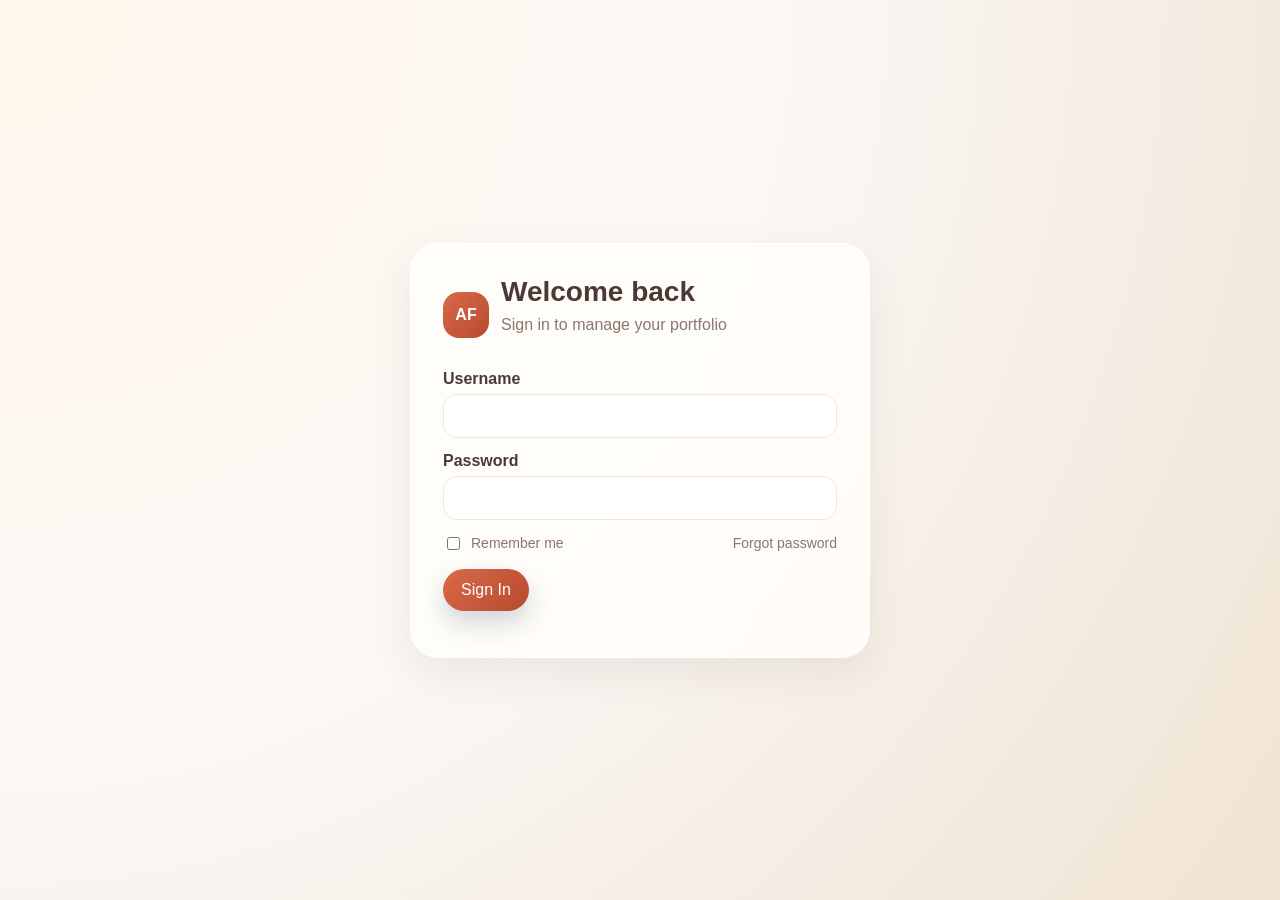
<file: Frontend/admin/dashboard.html>
<!doctype html>
<html lang="en">
  <head>
    <meta charset="UTF-8" />
    <meta name="viewport" content="width=device-width, initial-scale=1.0" />
    <title>Dashboard | Portfolio</title>
    <link rel="stylesheet" href="https://cdnjs.cloudflare.com/ajax/libs/font-awesome/6.4.0/css/all.min.css" />
    <link rel="stylesheet" href="./css/style.css" />
    <link rel="stylesheet" href="./css/palette.css" />
  </head>
  <body>
    <div class="admin-shell">
      <aside class="sidebar">
        <div class="brand">
          <div class="brand-badge">AF</div>
          <span style="font-weight:700;">Afiq Admin</span>
        </div>
        <nav>
          <a class="nav-item active" href="./dashboard.html"><i class="fa-solid fa-table-columns"></i><span>Dashboard</span></a>
          <a class="nav-item" href="./profile.html"><i class="fa-solid fa-user"></i><span>Profile</span></a>
          <a class="nav-item" href="./experience.html"><i class="fa-solid fa-briefcase"></i><span>Experience</span></a>
          <a class="nav-item" href="./projects.html"><i class="fa-solid fa-diagram-project"></i><span>Projects</span></a>
          <a class="nav-item" href="./skills.html"><i class="fa-solid fa-star"></i><span>Skills</span></a>
        </nav>
      </aside>
      <div class="main">
        <header class="header">
          <div class="title-group">
            <h1>Dashboard</h1>
            <p>Overview of your portfolio content</p>
          </div>
          <div class="header-actions">
            <div class="avatar-chip"><i class="fa-solid fa-user"></i><span id="userName">Admin</span></div>
            <button class="btn btn-secondary" id="logoutBtn">Logout</button>
          </div>
        </header>
        <main class="content">
          <div class="grid grid-3" id="statsGrid"></div>
          <div class="grid grid-2" style="margin-top:20px;">
            <div class="card">
              <div class="card-title"><h3>Recent Activity</h3><span class="badge">Live</span></div>
              <div id="recentActivity"></div>
            </div>
            <div class="card">
              <div class="card-title"><h3>Quick Summary</h3></div>
              <div id="summaryPanel"></div>
            </div>
          </div>
        </main>
      </div>
    </div>
    <div id="toast" class="toast"></div>
    <script src="./js/api.js"></script>
    <script>
      const statsGrid = document.getElementById('statsGrid');
      const recentActivity = document.getElementById('recentActivity');
      const summaryPanel = document.getElementById('summaryPanel');
      const userName = document.getElementById('userName');
      function showToast(message){ const toast=document.getElementById('toast'); toast.textContent=message; toast.classList.add('show'); setTimeout(()=>toast.classList.remove('show'),2400);} 
      async function ensureAuth() {
        const token = sessionStorage.getItem('token');
        if (!token) { window.location.href = './login.html'; return false; }
        try { const auth = await checkAuth(); if (!auth.authenticated) throw new Error('Session invalid'); const storedUser = JSON.parse(sessionStorage.getItem('user') || '{}'); userName.textContent = storedUser.username || 'Admin'; return true; } catch (error) { window.location.href = './login.html'; return false; }
      }
      function renderSkeleton(target, count = 3) { target.innerHTML = '<div class="skeleton">' + Array.from({length:count},()=>'<div class="line"></div>').join('') + '</div>'; }
      function renderStats(data) { statsGrid.innerHTML = [`<div class="card metric"><div class="value">${data.experiences_count ?? 0}</div><div class="label">Experiences</div></div>`,`<div class="card metric"><div class="value">${data.projects_count ?? 0}</div><div class="label">Projects</div></div>`,`<div class="card metric"><div class="value">${data.skills_count ?? 0}</div><div class="label">Skills</div></div>`].join(''); }
      function renderRecent(items) { if (!items?.length) { recentActivity.innerHTML = '<div class="empty-state">No recent activity yet.</div>'; return; } recentActivity.innerHTML = '<div class="table-card"><table class="table">' + items.map(item=>`<tr><td>${item.posisi || item.judul || 'Entry'}</td><td>${item.perusahaan || item.deskripsi || '—'}</td><td>${new Date(item.created_at).toLocaleDateString()}</td></tr>`).join('') + '</table></div>'; }
      function renderSummary(data) { summaryPanel.innerHTML = `<div class="empty-state">Welcome back, <strong>${data.admin_name || 'Admin'}</strong>. Keep your portfolio content fresh and polished.</div>`; }
      async function init() {
        const ok = await ensureAuth(); if (!ok) return;
        renderSkeleton(statsGrid, 3); renderSkeleton(recentActivity, 3); renderSkeleton(summaryPanel, 2);
        try { const stats = await loadDashboardStats(); const recent = await loadRecentActivity(); renderStats(stats.data || {}); renderRecent(recent.data || []); renderSummary(stats.data || {}); } catch (error) { recentActivity.innerHTML = '<div class="error-state">' + error.message + '</div>'; summaryPanel.innerHTML = '<div class="error-state">Unable to load dashboard.</div>'; }
      }
      document.getElementById('logoutBtn').addEventListener('click', async () => { try { await logout(); } catch (e) {} sessionStorage.clear(); window.location.href='./login.html'; });
      init();
    </script>
  </body>
</html>
</file>
<file: Frontend/admin/css/style.css>
:root{--bg:#f7efe8;--surface:#fffdfa;--surface-2:#f3e7db;--primary:#6f5a45;--accent:#2f4f6f;--text:#2f2a24;--muted:#7a6f64;--border:#e8ddd0;--success:#4f7a5a;--danger:#b95d4f;--shadow:0 16px 40px rgba(63,45,28,.08)}*{box-sizing:border-box}body{margin:0;font-family:Inter,'Segoe UI',Arial,sans-serif;background:var(--bg);color:var(--text)}a{color:inherit;text-decoration:none}button,input,textarea,select{font:inherit}body.login-page{min-height:100vh;display:grid;place-items:center;padding:24px;background:radial-gradient(circle at top left,#fff7eb 0%,var(--bg) 50%,#efe3d2 100%)}.auth-card{width:min(100%,460px);background:rgba(255,253,250,.9);border:1px solid rgba(255,255,255,.7);border-radius:28px;padding:32px;box-shadow:var(--shadow);backdrop-filter:blur(16px)}.auth-card .brand{display:flex;align-items:center;gap:12px;margin-bottom:16px}.auth-card .brand-badge{width:46px;height:46px;border-radius:16px;background:linear-gradient(135deg,var(--primary),var(--accent));display:grid;place-items:center;color:#fff;font-weight:700}.auth-card h1{margin:0 0 8px;font-size:28px}.auth-card p{margin:0 0 20px;color:var(--muted)}.form-group{margin-bottom:14px}.label{display:block;margin-bottom:6px;font-weight:600}.image-upload{display:grid;gap:12px}.profile-photo-preview{width:100%;min-height:180px;border:1px dashed var(--border);border-radius:18px;display:flex;align-items:center;justify-content:center;background:rgba(255,255,255,.85);overflow:hidden;position:relative}.profile-photo-preview img{width:100%;height:100%;object-fit:cover;display:block}.placeholder-img{display:flex;align-items:center;justify-content:center;width:100%;height:100%;color:var(--muted);font-size:24px}.helper-text{margin:0;font-size:13px;color:var(--muted)}.input,.textarea,.select{width:100%;border:1px solid var(--border);background:#fff;border-radius:14px;padding:12px 14px;color:var(--text)}.input:focus,.textarea:focus,.select:focus{outline:none;border-color:var(--accent);box-shadow:0 0 0 4px rgba(47,79,111,.12)}.checkbox-row{display:flex;align-items:center;justify-content:space-between;gap:12px;color:var(--muted);font-size:14px;margin-top:8px}.checkbox-row label{display:flex;align-items:center;gap:8px}.btn{display:inline-flex;align-items:center;justify-content:center;gap:8px;border:none;border-radius:999px;padding:12px 18px;cursor:pointer;transition:transform .2s ease,box-shadow .2s ease}.btn:hover{transform:translateY(-1px)}.btn-primary{background:linear-gradient(135deg,var(--primary),var(--accent));color:#fff;box-shadow:0 12px 24px rgba(47,79,111,.22)}.btn-secondary{background:#fff;color:var(--text);border:1px solid var(--border)}.btn-danger{background:var(--danger);color:#fff}.btn:disabled{opacity:.7;cursor:not-allowed;transform:none}.admin-shell{display:flex;min-height:100vh;background:var(--bg)}.sidebar{width:250px;background:linear-gradient(180deg,#fffdfa 0%,#f1e3d1 100%);border-right:1px solid var(--border);padding:24px 16px;position:sticky;top:0;height:100vh;flex-shrink:0}.sidebar .brand{display:flex;align-items:center;gap:12px;margin-bottom:28px;padding:8px 10px}.sidebar .brand-badge{width:44px;height:44px;border-radius:14px;background:linear-gradient(135deg,var(--primary),var(--accent));color:#fff;display:grid;place-items:center;font-weight:700}.sidebar nav{display:flex;flex-direction:column;gap:8px}.sidebar .nav-item{display:flex;align-items:center;gap:12px;padding:12px 14px;border-radius:14px;color:var(--text);transition:all .2s ease}.sidebar .nav-item:hover{background:rgba(111,90,69,.08);transform:translateX(3px)}.sidebar .nav-item.active{background:var(--accent);color:#fff;box-shadow:0 12px 24px rgba(47,79,111,.2)}.main{flex:1;display:flex;flex-direction:column;min-width:0}.header{position:sticky;top:0;z-index:20;padding:18px 28px;background:rgba(247,239,232,.88);backdrop-filter:blur(12px);border-bottom:1px solid var(--border);display:flex;align-items:center;justify-content:space-between;gap:16px}.header .title-group h1{margin:0;font-size:22px}.header .title-group p{margin:4px 0 0;color:var(--muted)}.header .header-actions{display:flex;align-items:center;gap:12px}.avatar-chip{display:flex;align-items:center;gap:10px;padding:8px 12px;border-radius:999px;background:rgba(255,255,255,.9);border:1px solid var(--border)}.content{padding:24px 28px 36px}.grid{display:grid;gap:20px}.grid-2{grid-template-columns:repeat(2,minmax(0,1fr))}.grid-3{grid-template-columns:repeat(3,minmax(0,1fr))}.card{background:var(--surface);border:1px solid var(--border);border-radius:22px;padding:20px;box-shadow:var(--shadow)}.card-title{display:flex;align-items:center;justify-content:space-between;gap:12px;margin-bottom:12px}.metric{display:flex;flex-direction:column;gap:6px}.metric .value{font-size:28px;font-weight:700}.metric .label{color:var(--muted);font-size:14px}.table-card{overflow:hidden}.table{width:100%;border-collapse:collapse}.table th,.table td{padding:12px 14px;border-bottom:1px solid var(--border);text-align:left}.table th{color:var(--muted);font-weight:600;font-size:13px;text-transform:uppercase;letter-spacing:.04em}.badge{display:inline-flex;align-items:center;gap:6px;padding:6px 10px;border-radius:999px;background:rgba(47,79,111,.12);color:var(--accent);font-size:12px}.empty-state,.error-state{padding:20px;border:1px dashed var(--border);border-radius:16px;color:var(--muted);background:rgba(255,255,255,.7)}.skeleton{display:grid;gap:10px}.skeleton .line{height:12px;border-radius:999px;background:linear-gradient(90deg,#ece3d9,#f7efe8,#ece3d9);animation:pulse 1.2s infinite}@keyframes pulse{0%{background-position:200% 0}100%{background-position:-200% 0}}.modal-backdrop{position:fixed;inset:0;background:rgba(22,18,14,.35);display:none;align-items:center;justify-content:center;padding:20px;z-index:1000}.modal-backdrop.open{display:flex}.modal{width:min(100%,620px);max-height:90vh;overflow:auto;background:var(--surface);border-radius:24px;padding:24px;box-shadow:var(--shadow)}.modal-header{display:flex;align-items:center;justify-content:space-between;gap:12px;margin-bottom:16px}.modal-actions{display:flex;justify-content:flex-end;gap:10px;margin-top:18px}.toast{position:fixed;right:24px;bottom:24px;background:#293241;color:#fff;padding:12px 16px;border-radius:999px;opacity:0;pointer-events:none;transform:translateY(10px);transition:all .25s ease;z-index:1100}.toast.show{opacity:1;transform:translateY(0)}.hidden{display:none!important}@media (max-width:900px){.sidebar{width:78px;padding:16px 10px}.sidebar .brand span,.sidebar .nav-item span{display:none}.sidebar .nav-item{justify-content:center;padding:12px}.grid-3{grid-template-columns:1fr}.grid-2{grid-template-columns:1fr}}@media (max-width:720px){.header{padding:16px 18px}.content{padding:18px}.auth-card{padding:24px}.admin-shell{flex-direction:column}.sidebar{width:100%;height:auto;position:relative}.sidebar nav{flex-direction:row;flex-wrap:wrap}.sidebar .nav-item{flex:1;min-width:110px;justify-content:center}}
</file>
<file: Frontend/admin/css/palette.css>
:root{
  --primary: #D96B4A;
  --primary-dark: #B7492E;
  --accent: #FFD7C5;
  --bg: #FBF7F5;
  --text: #4B3A33;
  --muted: #8C766C;
  --border: #efe6df;
}


.input:focus,.textarea:focus,.select:focus{
  border-color:var(--primary) !important;
  box-shadow:0 0 0 4px rgba(217,107,74,0.09) !important;
}

.btn-primary{
  background:linear-gradient(135deg,var(--primary),var(--primary-dark)) !important;
  color:#fff !important;
}

.btn-primary:hover{
  background:var(--primary-dark) !important;
  box-shadow:0 8px 24px rgba(183,73,46,0.16) !important;
}

.brand-badge{
  background:linear-gradient(135deg,var(--primary),var(--primary-dark)) !important;
}

.bg-accent{
  background:linear-gradient(135deg,var(--accent),var(--primary)) !important;
}
</file>
